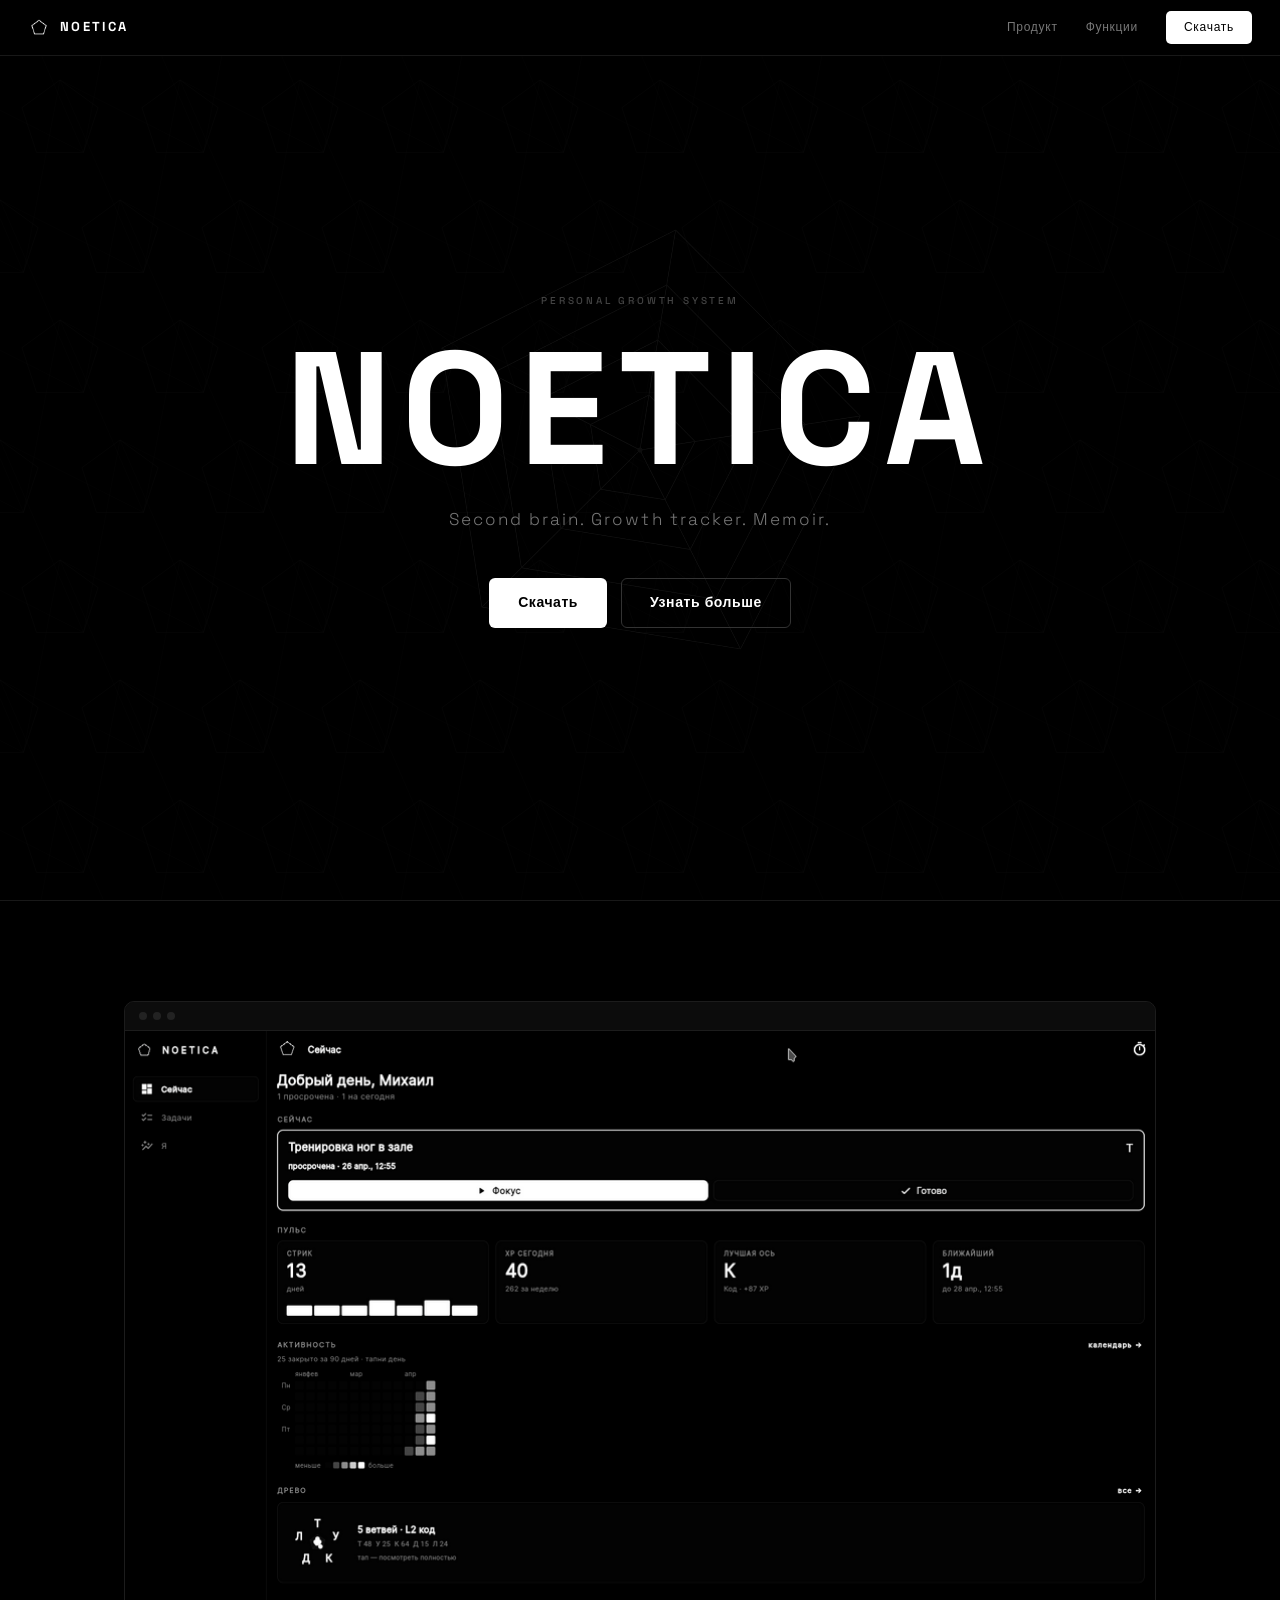
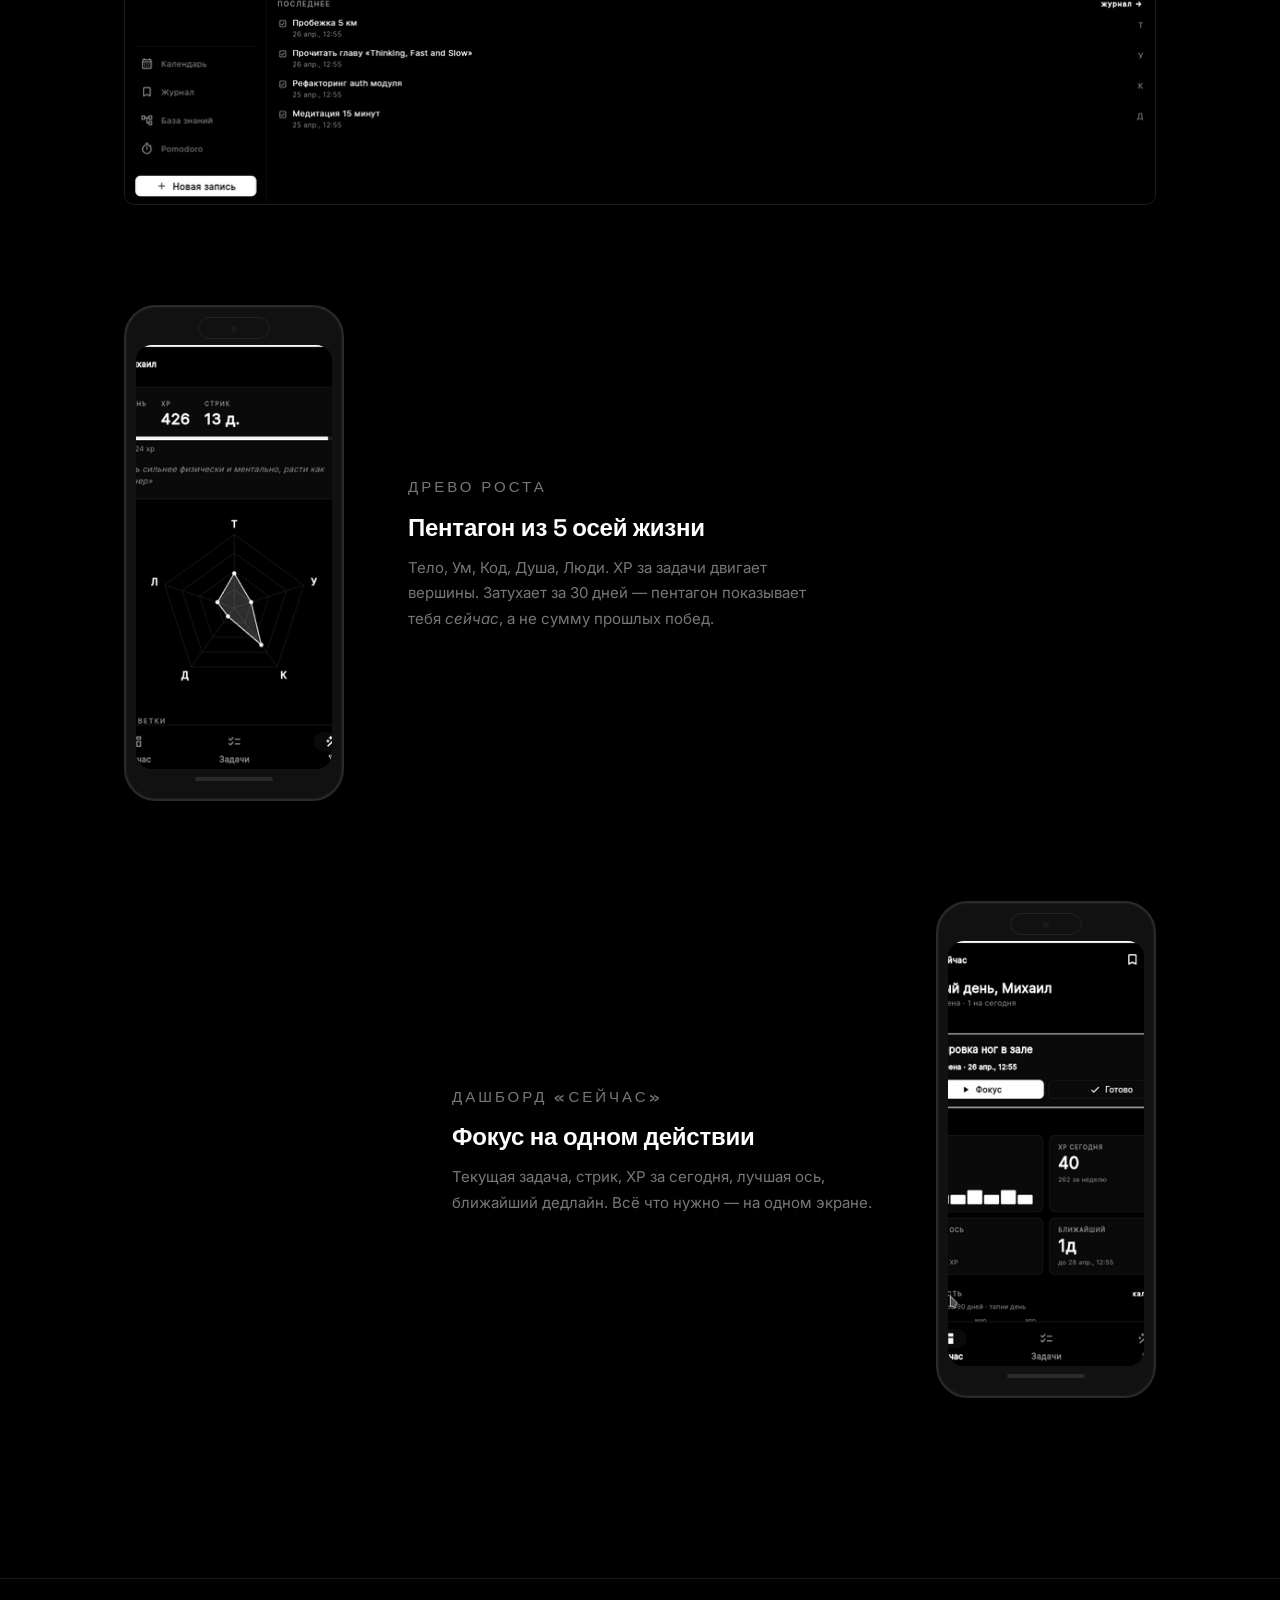
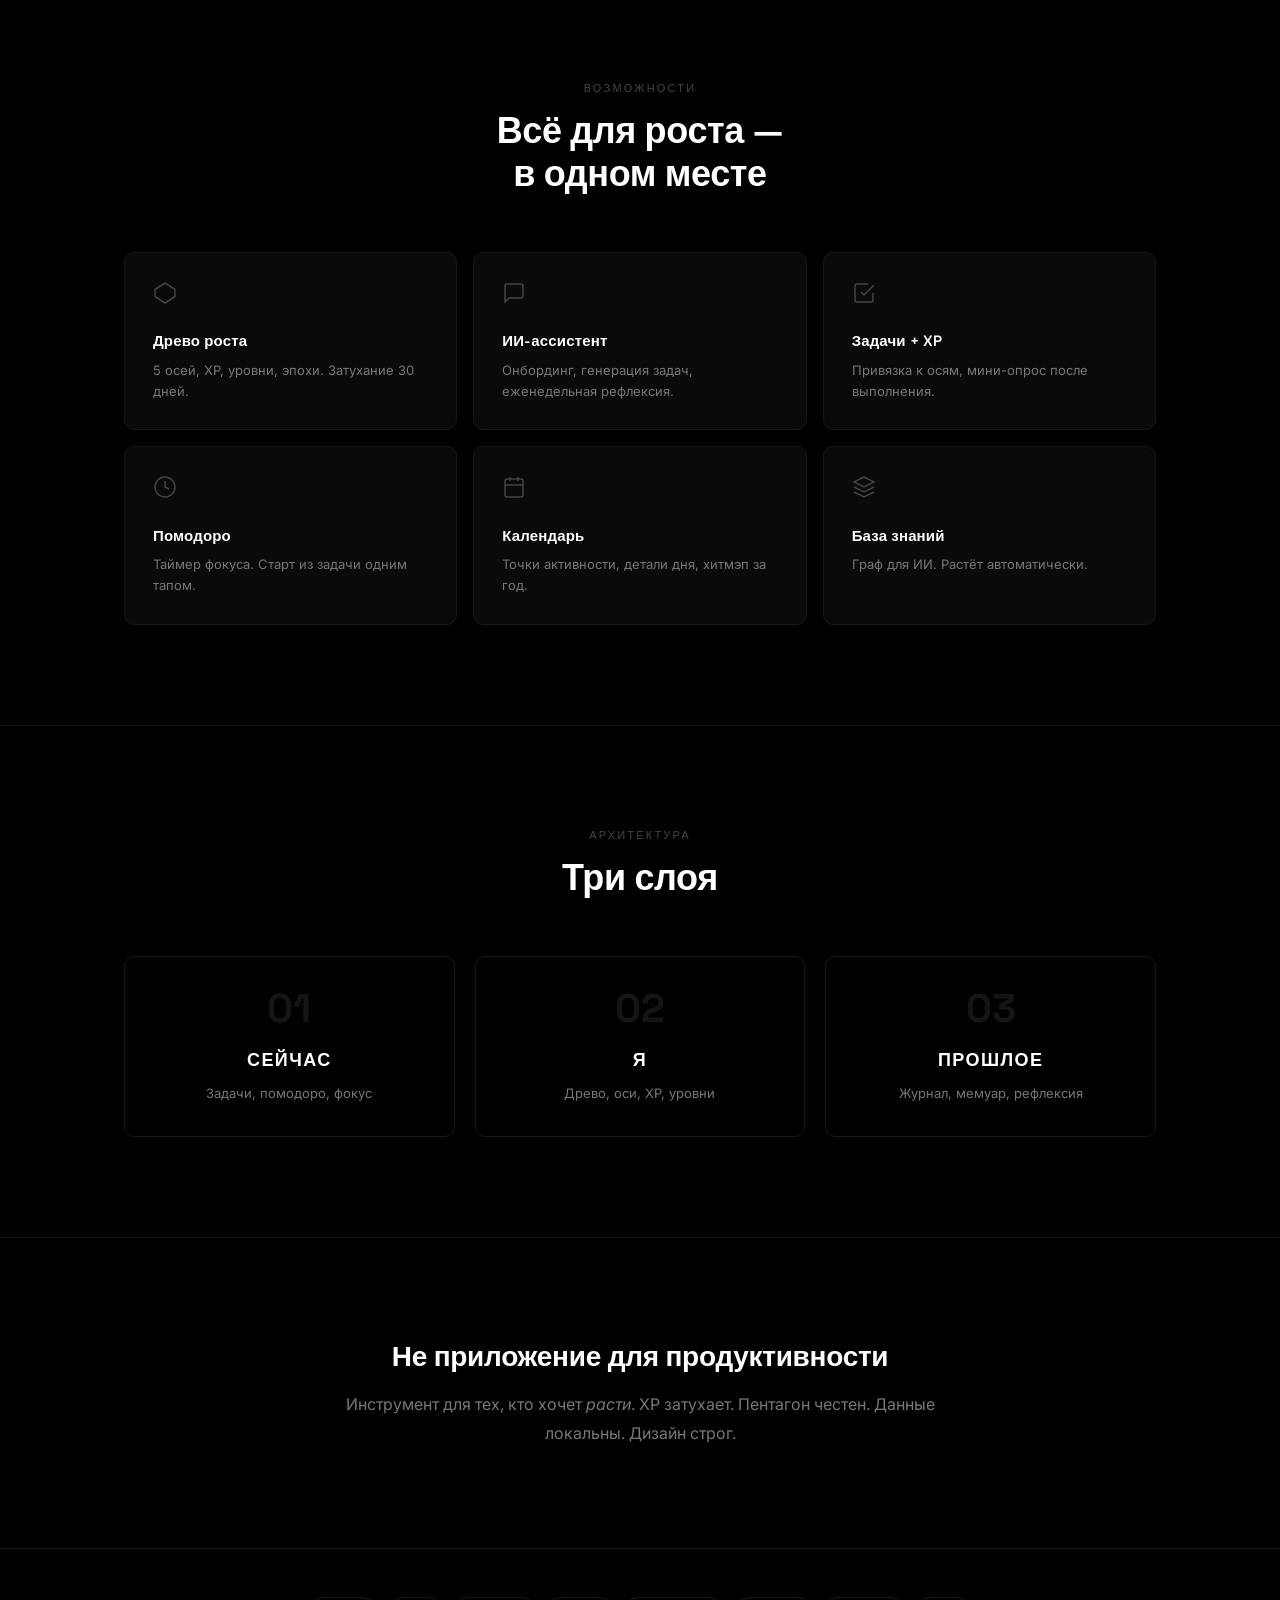
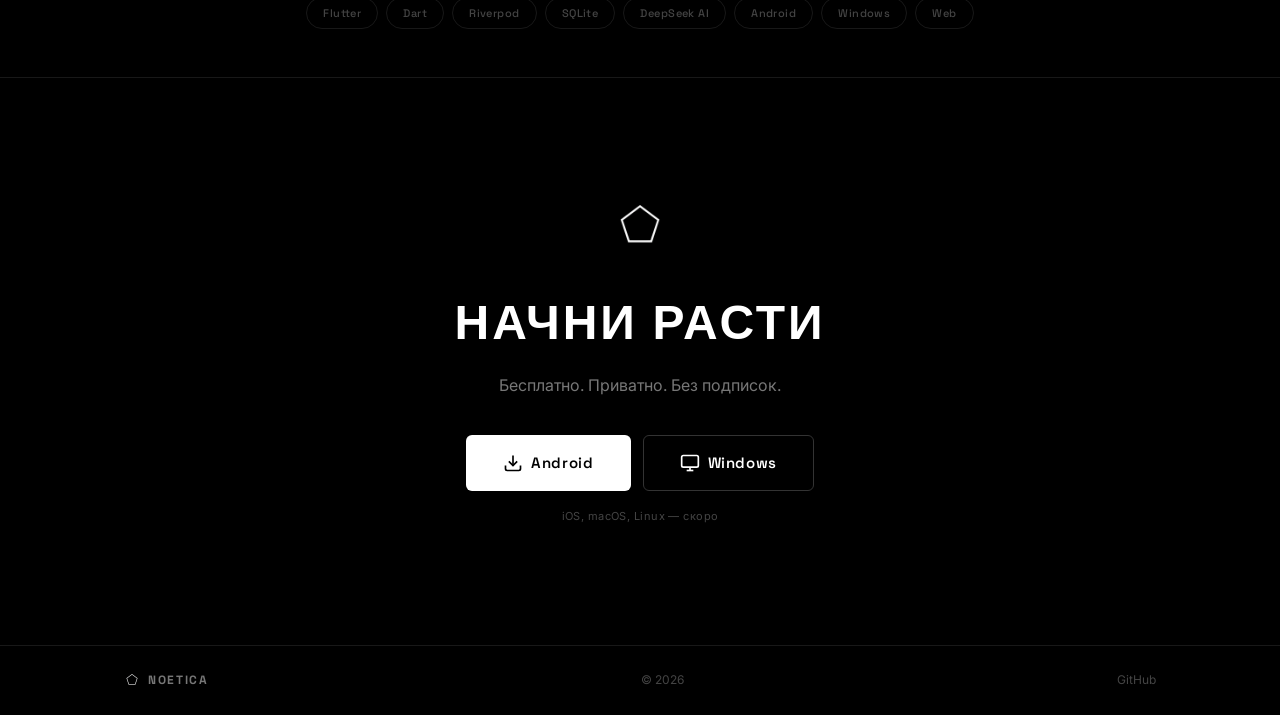
<file: landing/index.html>
<!DOCTYPE html>
<html lang="ru">
<head>
  <meta charset="UTF-8" />
  <meta name="viewport" content="width=device-width, initial-scale=1.0" />
  <title>NOETICA — second brain, growth tracker, memoir</title>
  <meta name="description" content="Noetica — единый инструмент для мышления, запоминания и роста. Трекер личного развития с ИИ, пентагоном осей и системой XP." />
  <link rel="preconnect" href="https://fonts.googleapis.com" />
  <link rel="preconnect" href="https://fonts.gstatic.com" crossorigin />
  <link href="https://fonts.googleapis.com/css2?family=Space+Grotesk:wght@300;400;500;600;700&family=Inter:wght@300;400;500;600&display=swap" rel="stylesheet" />
  <link rel="stylesheet" href="style.css" />
</head>
<body>

  <!-- PENTAGON NETWORK BACKGROUND -->
  <canvas class="pentagon-bg" id="pentagonBg"></canvas>

  <!-- NAV -->
  <nav class="nav">
    <a href="#" class="nav__brand">
      <img src="img/logo-icon.png" alt="Noetica" class="nav__logo" />
      <span>NOETICA</span>
    </a>
    <div class="nav__links" id="navLinks">
      <a href="#product">Продукт</a>
      <a href="#features">Функции</a>
      <a href="#download" class="nav__cta">Скачать</a>
    </div>
    <button class="nav__burger" id="burger" aria-label="Menu">
      <span></span><span></span>
    </button>
  </nav>

  <!-- HERO -->
  <header class="hero">
    <div class="hero__canvas-wrap">
      <canvas id="heroPentagon"></canvas>
    </div>
    <div class="hero__inner">
      <p class="hero__label">PERSONAL GROWTH SYSTEM</p>
      <h1 class="hero__title">NOETICA</h1>
      <p class="hero__sub">Second brain. Growth tracker. Memoir.</p>
      <div class="hero__cta">
        <a href="#download" class="btn btn--primary">Скачать</a>
        <a href="#product" class="btn btn--ghost">Узнать больше</a>
      </div>
    </div>
  </header>

  <!-- PRODUCT SHOWCASE -->
  <section class="product" id="product">
    <div class="container">
      <div class="product__hero-shot" data-anim>
        <div class="device device--desktop">
          <div class="device__bar"><span></span><span></span><span></span></div>
          <img src="img/desktop-dashboard.png" alt="Дашборд Noetica" />
        </div>
      </div>

      <div class="product__duo" data-anim>
        <div class="device device--phone">
          <div class="device__notch"></div>
          <div class="device__screen"><img src="img/mobile-self.png" alt="Древо роста" /></div>
          <div class="device__home-ind"></div>
        </div>
        <div class="product__text">
          <p class="label">ДРЕВО РОСТА</p>
          <h2>Пентагон из 5&nbsp;осей жизни</h2>
          <p>Тело, Ум, Код, Душа, Люди. XP за задачи двигает вершины. Затухает за 30 дней &mdash; пентагон показывает тебя <em>сейчас</em>, а не сумму прошлых побед.</p>
        </div>
      </div>

      <div class="product__duo product__duo--reverse" data-anim>
        <div class="device device--phone">
          <div class="device__notch"></div>
          <div class="device__screen"><img src="img/mobile-dashboard.png" alt="Мобильный дашборд" /></div>
          <div class="device__home-ind"></div>
        </div>
        <div class="product__text">
          <p class="label">ДАШБОРД &laquo;СЕЙЧАС&raquo;</p>
          <h2>Фокус на одном действии</h2>
          <p>Текущая задача, стрик, XP за сегодня, лучшая ось, ближайший дедлайн. Всё что нужно &mdash; на одном экране.</p>
        </div>
      </div>
    </div>
  </section>

  <!-- FEATURES -->
  <section class="features" id="features">
    <div class="container">
      <p class="label label--center">ВОЗМОЖНОСТИ</p>
      <h2 class="section-title">Всё для роста &mdash;<br>в&nbsp;одном месте</h2>

      <div class="features__grid">
        <div class="f-card" data-anim>
          <svg class="f-card__icon" width="24" height="24" viewBox="0 0 24 24" fill="none" stroke="currentColor" stroke-width="1.5"><polygon points="12,2 22,8.5 22,15.5 12,22 2,15.5 2,8.5"/></svg>
          <h3>Древо роста</h3>
          <p>5 осей, XP, уровни, эпохи. Затухание 30 дней.</p>
        </div>
        <div class="f-card" data-anim>
          <svg class="f-card__icon" width="24" height="24" viewBox="0 0 24 24" fill="none" stroke="currentColor" stroke-width="1.5"><path d="M21 15a2 2 0 0 1-2 2H7l-4 4V5a2 2 0 0 1 2-2h14a2 2 0 0 1 2 2z"/></svg>
          <h3>ИИ-ассистент</h3>
          <p>Онбординг, генерация задач, еженедельная рефлексия.</p>
        </div>
        <div class="f-card" data-anim>
          <svg class="f-card__icon" width="24" height="24" viewBox="0 0 24 24" fill="none" stroke="currentColor" stroke-width="1.5"><path d="M9 11l3 3L22 4"/><path d="M21 12v7a2 2 0 0 1-2 2H5a2 2 0 0 1-2-2V5a2 2 0 0 1 2-2h11"/></svg>
          <h3>Задачи + XP</h3>
          <p>Привязка к осям, мини-опрос после выполнения.</p>
        </div>
        <div class="f-card" data-anim>
          <svg class="f-card__icon" width="24" height="24" viewBox="0 0 24 24" fill="none" stroke="currentColor" stroke-width="1.5"><circle cx="12" cy="12" r="10"/><polyline points="12 6 12 12 16 14"/></svg>
          <h3>Помодоро</h3>
          <p>Таймер фокуса. Старт из задачи одним тапом.</p>
        </div>
        <div class="f-card" data-anim>
          <svg class="f-card__icon" width="24" height="24" viewBox="0 0 24 24" fill="none" stroke="currentColor" stroke-width="1.5"><rect x="3" y="4" width="18" height="18" rx="2"/><line x1="16" y1="2" x2="16" y2="6"/><line x1="8" y1="2" x2="8" y2="6"/><line x1="3" y1="10" x2="21" y2="10"/></svg>
          <h3>Календарь</h3>
          <p>Точки активности, детали дня, хитмэп за год.</p>
        </div>
        <div class="f-card" data-anim>
          <svg class="f-card__icon" width="24" height="24" viewBox="0 0 24 24" fill="none" stroke="currentColor" stroke-width="1.5"><path d="M12 2L2 7l10 5 10-5-10-5z"/><path d="M2 17l10 5 10-5"/><path d="M2 12l10 5 10-5"/></svg>
          <h3>База знаний</h3>
          <p>Граф для ИИ. Растёт автоматически.</p>
        </div>
      </div>
    </div>
  </section>

  <!-- LAYERS -->
  <section class="layers">
    <div class="container">
      <p class="label label--center">АРХИТЕКТУРА</p>
      <h2 class="section-title">Три слоя</h2>
      <div class="layers__row">
        <div class="layer" data-anim>
          <span class="layer__num">01</span>
          <h3>СЕЙЧАС</h3>
          <p>Задачи, помодоро, фокус</p>
        </div>
        <div class="layer" data-anim>
          <span class="layer__num">02</span>
          <h3>Я</h3>
          <p>Древо, оси, XP, уровни</p>
        </div>
        <div class="layer" data-anim>
          <span class="layer__num">03</span>
          <h3>ПРОШЛОЕ</h3>
          <p>Журнал, мемуар, рефлексия</p>
        </div>
      </div>
    </div>
  </section>

  <!-- PHILOSOPHY -->
  <section class="philosophy">
    <div class="container">
      <div class="philosophy__block" data-anim>
        <h2>Не приложение для продуктивности</h2>
        <p>Инструмент для тех, кто хочет <em>расти</em>. XP затухает. Пентагон честен. Данные локальны. Дизайн строг.</p>
      </div>
    </div>
  </section>

  <!-- STACK -->
  <section class="stack">
    <div class="container">
      <div class="stack__pills">
        <span>Flutter</span>
        <span>Dart</span>
        <span>Riverpod</span>
        <span>SQLite</span>
        <span>DeepSeek AI</span>
        <span>Android</span>
        <span>Windows</span>
        <span>Web</span>
      </div>
    </div>
  </section>

  <!-- CTA -->
  <section class="cta" id="download">
    <div class="container">
      <img src="img/logo-icon.png" alt="" class="cta__logo" />
      <h2 class="cta__title">НАЧНИ РАСТИ</h2>
      <p class="cta__sub">Бесплатно. Приватно. Без подписок.</p>
      <div class="cta__btns">
        <a href="#" class="btn btn--primary btn--lg">
          <svg width="20" height="20" viewBox="0 0 24 24" fill="none" stroke="currentColor" stroke-width="2"><path d="M21 15v4a2 2 0 0 1-2 2H5a2 2 0 0 1-2-2v-4"/><polyline points="7 10 12 15 17 10"/><line x1="12" y1="15" x2="12" y2="3"/></svg>
          Android
        </a>
        <a href="#" class="btn btn--ghost btn--lg">
          <svg width="20" height="20" viewBox="0 0 24 24" fill="none" stroke="currentColor" stroke-width="2"><rect x="2" y="3" width="20" height="14" rx="2"/><line x1="8" y1="21" x2="16" y2="21"/><line x1="12" y1="17" x2="12" y2="21"/></svg>
          Windows
        </a>
      </div>
      <p class="cta__note">iOS, macOS, Linux &mdash; скоро</p>
    </div>
  </section>

  <!-- FOOTER -->
  <footer class="footer">
    <div class="container footer__inner">
      <span class="footer__brand">
        <img src="img/logo-icon.png" alt="" class="footer__logo" />
        NOETICA
      </span>
      <span class="footer__copy">&copy; 2026</span>
      <a href="https://github.com/gamegroyvi/noetica" target="_blank" rel="noopener">GitHub</a>
    </div>
  </footer>

  <script src="script.js"></script>
</body>
</html>
</file>
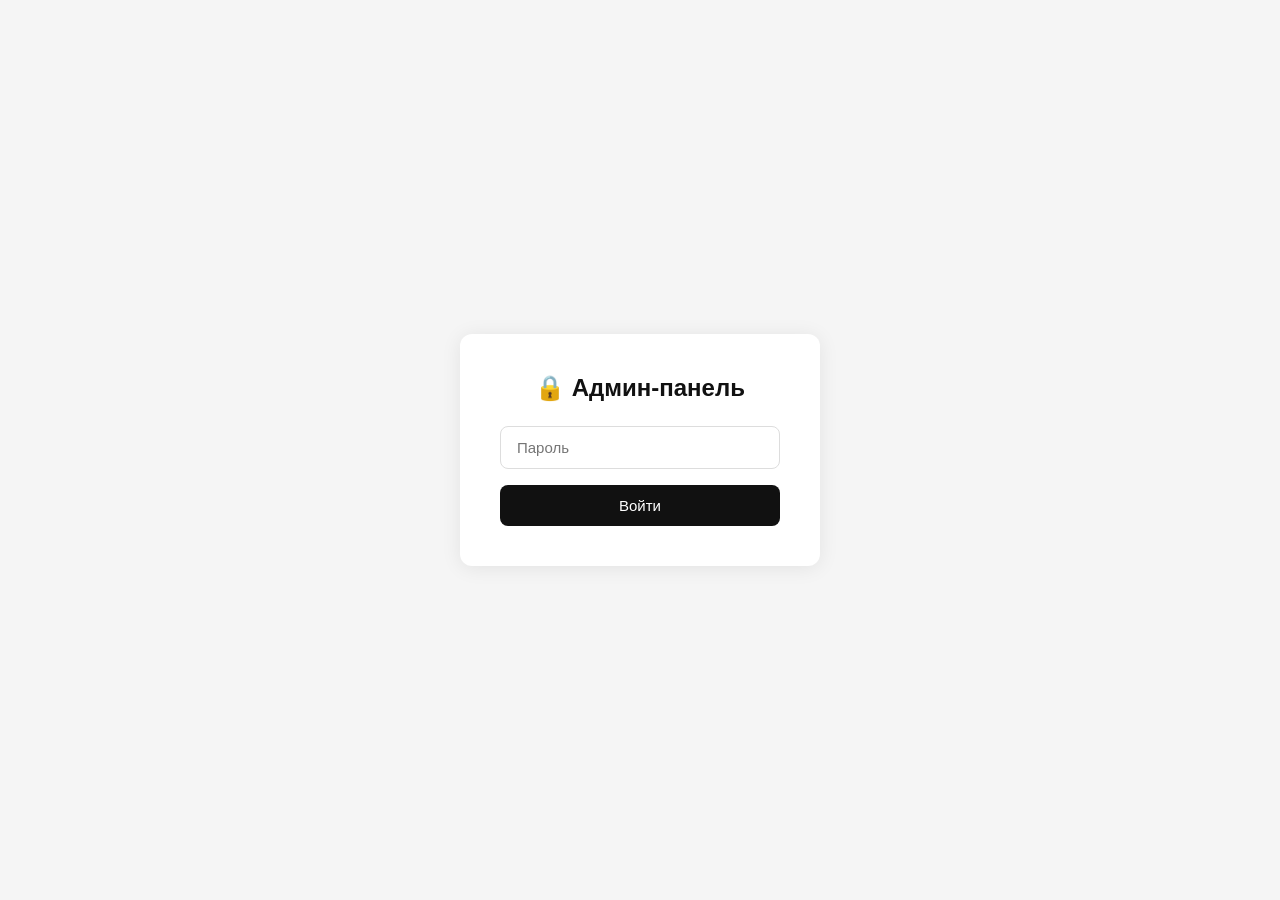
<file: portfolio/admin/index.html>
<!DOCTYPE html>
<html lang="ru">
<head>
  <meta charset="UTF-8" />
  <meta name="viewport" content="width=device-width, initial-scale=1.0" />
  <title>Админ-панель — Портфолио</title>
  <style>
    *, *::before, *::after { box-sizing: border-box; margin: 0; padding: 0; }
    body { font-family: -apple-system, BlinkMacSystemFont, 'Segoe UI', sans-serif; background: #f5f5f5; color: #111; min-height: 100vh; }

    /* Login */
    .login-wrap { display: flex; align-items: center; justify-content: center; min-height: 100vh; }
    .login-card { background: #fff; padding: 40px; border-radius: 12px; box-shadow: 0 2px 20px rgba(0,0,0,.08); width: 360px; }
    .login-card h1 { font-size: 24px; margin-bottom: 24px; text-align: center; }
    .login-card input { width: 100%; padding: 12px 16px; border: 1px solid #ddd; border-radius: 8px; font-size: 15px; margin-bottom: 16px; }
    .login-card button { width: 100%; padding: 12px; background: #111; color: #fff; border: none; border-radius: 8px; font-size: 15px; cursor: pointer; }
    .login-card button:hover { background: #333; }
    .login-error { color: #e53e3e; font-size: 14px; margin-bottom: 12px; display: none; }

    /* Layout */
    .app { display: none; }
    .header { background: #111; color: #fff; padding: 16px 32px; display: flex; align-items: center; justify-content: space-between; }
    .header h1 { font-size: 18px; font-weight: 600; }
    .header .logout { background: none; border: 1px solid rgba(255,255,255,.3); color: #fff; padding: 8px 16px; border-radius: 6px; cursor: pointer; font-size: 13px; }

    .tabs { display: flex; gap: 0; background: #fff; border-bottom: 1px solid #e5e5e5; }
    .tab { padding: 16px 24px; cursor: pointer; font-size: 14px; font-weight: 500; border-bottom: 2px solid transparent; color: #666; transition: all .2s; }
    .tab:hover { color: #111; }
    .tab.active { color: #111; border-bottom-color: #111; }

    .content { max-width: 1000px; margin: 24px auto; padding: 0 24px; }

    .section { display: none; }
    .section.active { display: block; }

    /* Cards */
    .add-btn { background: #111; color: #fff; border: none; padding: 10px 20px; border-radius: 8px; cursor: pointer; font-size: 14px; margin-bottom: 20px; }
    .add-btn:hover { background: #333; }

    .card { background: #fff; border-radius: 10px; padding: 20px; margin-bottom: 16px; border: 1px solid #e5e5e5; }
    .card-header { display: flex; align-items: center; justify-content: space-between; margin-bottom: 12px; }
    .card-title { font-size: 16px; font-weight: 600; }
    .card-actions { display: flex; gap: 8px; }
    .card-actions button { padding: 6px 14px; border-radius: 6px; border: 1px solid #ddd; background: #fff; cursor: pointer; font-size: 13px; }
    .card-actions .edit-btn:hover { background: #f0f0f0; }
    .card-actions .del-btn { color: #e53e3e; border-color: #fecaca; }
    .card-actions .del-btn:hover { background: #fef2f2; }
    .card-actions .vis-btn { font-size: 12px; }

    .card-body p { font-size: 14px; color: #555; margin-bottom: 4px; }
    .card-meta { font-size: 12px; color: #999; margin-top: 8px; }
    .card-tags { display: flex; gap: 6px; flex-wrap: wrap; margin-top: 8px; }
    .card-tag { font-size: 11px; padding: 3px 8px; background: #f2f2f2; border-radius: 4px; color: #555; }

    .card-img { width: 120px; height: 80px; object-fit: cover; border-radius: 6px; margin-right: 16px; }

    .card.hidden-card { opacity: 0.5; }

    /* Modal */
    .modal-overlay { display: none; position: fixed; inset: 0; background: rgba(0,0,0,.4); z-index: 100; align-items: center; justify-content: center; }
    .modal-overlay.show { display: flex; }
    .modal { background: #fff; border-radius: 12px; padding: 32px; width: 520px; max-width: 90vw; max-height: 85vh; overflow-y: auto; }
    .modal h2 { font-size: 20px; margin-bottom: 20px; }
    .form-group { margin-bottom: 16px; }
    .form-group label { display: block; font-size: 13px; font-weight: 500; margin-bottom: 6px; color: #333; }
    .form-group input, .form-group textarea, .form-group select { width: 100%; padding: 10px 14px; border: 1px solid #ddd; border-radius: 8px; font-size: 14px; font-family: inherit; }
    .form-group textarea { min-height: 80px; resize: vertical; }
    .modal-actions { display: flex; gap: 12px; justify-content: flex-end; margin-top: 24px; }
    .modal-actions button { padding: 10px 24px; border-radius: 8px; font-size: 14px; cursor: pointer; border: none; }
    .btn-cancel { background: #f2f2f2; color: #333; }
    .btn-save { background: #111; color: #fff; }
    .btn-save:hover { background: #333; }

    /* Portfolio grid preview */
    .portfolio-preview { display: grid; grid-template-columns: repeat(auto-fill, minmax(200px, 1fr)); gap: 16px; }
    .portfolio-card { position: relative; border-radius: 8px; overflow: hidden; border: 1px solid #e5e5e5; }
    .portfolio-card img { width: 100%; height: 150px; object-fit: cover; }
    .portfolio-card .portfolio-info { padding: 10px; }
    .portfolio-card .portfolio-info h4 { font-size: 13px; margin-bottom: 4px; }
    .portfolio-card .portfolio-actions { position: absolute; top: 8px; right: 8px; display: flex; gap: 4px; }
    .portfolio-card .portfolio-actions button { width: 28px; height: 28px; border-radius: 50%; border: none; background: rgba(255,255,255,.9); cursor: pointer; font-size: 12px; display: flex; align-items: center; justify-content: center; }
  </style>
</head>
<body>

<!-- LOGIN SCREEN -->
<div class="login-wrap" id="loginScreen">
  <div class="login-card">
    <h1>🔒 Админ-панель</h1>
    <p class="login-error" id="loginError">Неверный пароль</p>
    <input type="password" id="loginPassword" placeholder="Пароль" />
    <button onclick="doLogin()">Войти</button>
  </div>
</div>

<!-- MAIN APP -->
<div class="app" id="appScreen">
  <div class="header">
    <h1>📋 Управление портфолио</h1>
    <button class="logout" onclick="doLogout()">Выйти</button>
  </div>

  <div class="tabs">
    <div class="tab active" onclick="switchTab('reviews')">Отзывы</div>
    <div class="tab" onclick="switchTab('portfolio')">Портфолио</div>
    <div class="tab" onclick="switchTab('projects')">Проекты</div>
  </div>

  <div class="content">
    <!-- REVIEWS -->
    <div class="section active" id="sec-reviews">
      <button class="add-btn" onclick="openModal('review')">+ Добавить отзыв</button>
      <div id="reviewsList"></div>
    </div>

    <!-- PORTFOLIO -->
    <div class="section" id="sec-portfolio">
      <button class="add-btn" onclick="openModal('portfolio')">+ Добавить работу</button>
      <div class="portfolio-preview" id="portfolioList"></div>
    </div>

    <!-- PROJECTS -->
    <div class="section" id="sec-projects">
      <button class="add-btn" onclick="openModal('project')">+ Добавить проект</button>
      <div id="projectsList"></div>
    </div>
  </div>
</div>

<!-- MODAL -->
<div class="modal-overlay" id="modal">
  <div class="modal">
    <h2 id="modalTitle">Добавить</h2>
    <form id="modalForm" onsubmit="saveItem(event)"></form>
  </div>
</div>

<script>
const API = window.location.origin;
let token = localStorage.getItem('admin_token') || '';
let editingId = null;
let editingType = '';

// Check existing token
if (token) {
  fetch(API + '/api/admin/reviews', { headers: { Authorization: 'Bearer ' + token } })
    .then(r => { if (r.ok) showApp(); else showLogin(); })
    .catch(() => showLogin());
} else {
  showLogin();
}

function showLogin() { document.getElementById('loginScreen').style.display = 'flex'; document.getElementById('appScreen').style.display = 'none'; }
function showApp() { document.getElementById('loginScreen').style.display = 'none'; document.getElementById('appScreen').style.display = 'block'; loadAll(); }

function doLogin() {
  const pw = document.getElementById('loginPassword').value;
  fetch(API + '/api/login', { method: 'POST', headers: { 'Content-Type': 'application/json' }, body: JSON.stringify({ password: pw }) })
    .then(r => r.json().then(d => ({ ok: r.ok, data: d })))
    .then(({ ok, data }) => {
      if (ok) { token = data.token; localStorage.setItem('admin_token', token); showApp(); }
      else { document.getElementById('loginError').style.display = 'block'; }
    });
}

function doLogout() { token = ''; localStorage.removeItem('admin_token'); showLogin(); }

function authHeaders() { return { Authorization: 'Bearer ' + token, 'Content-Type': 'application/json' }; }

// TAB SWITCHING
function switchTab(name) {
  document.querySelectorAll('.tab').forEach((t, i) => t.classList.toggle('active', ['reviews','portfolio','projects'][i] === name));
  document.querySelectorAll('.section').forEach(s => s.classList.remove('active'));
  document.getElementById('sec-' + name).classList.add('active');
}

// LOAD DATA
function loadAll() { loadReviews(); loadPortfolio(); loadProjects(); }

function loadReviews() {
  fetch(API + '/api/admin/reviews', { headers: authHeaders() }).then(r => r.json()).then(data => {
    const el = document.getElementById('reviewsList');
    el.innerHTML = data.map(r => `
      <div class="card ${r.visible ? '' : 'hidden-card'}">
        <div class="card-header">
          <span class="card-title">${esc(r.author)}</span>
          <div class="card-actions">
            <button class="vis-btn" onclick="toggleVis('reviews',${r.id},${r.visible ? 0 : 1})">${r.visible ? '👁 Видим' : '🚫 Скрыт'}</button>
            <button class="edit-btn" onclick="editItem('review',${r.id})">✏️</button>
            <button class="del-btn" onclick="deleteItem('reviews',${r.id})">🗑</button>
          </div>
        </div>
        <div class="card-body">
          <p>"${esc(r.text)}"</p>
        </div>
        <div class="card-meta">${esc(r.order_title)} · ${r.date}</div>
      </div>
    `).join('');
  });
}

function loadPortfolio() {
  fetch(API + '/api/admin/portfolio', { headers: authHeaders() }).then(r => r.json()).then(data => {
    const el = document.getElementById('portfolioList');
    el.innerHTML = data.map(p => `
      <div class="portfolio-card ${p.visible ? '' : 'hidden-card'}">
        <img src="${esc(p.image_url)}" alt="${esc(p.title)}" onerror="this.src='data:image/svg+xml,<svg xmlns=%22http://www.w3.org/2000/svg%22 viewBox=%220 0 200 150%22><rect fill=%22%23f0f0f0%22 width=%22200%22 height=%22150%22/><text x=%2250%25%22 y=%2250%25%22 text-anchor=%22middle%22 dy=%22.3em%22 fill=%22%23999%22>No img</text></svg>'" />
        <div class="portfolio-info">
          <h4>${esc(p.title)}</h4>
        </div>
        <div class="portfolio-actions">
          <button onclick="editItem('portfolio',${p.id})" title="Редактировать">✏️</button>
          <button onclick="deleteItem('portfolio',${p.id})" title="Удалить">🗑</button>
        </div>
      </div>
    `).join('');
  });
}

function loadProjects() {
  fetch(API + '/api/admin/projects', { headers: authHeaders() }).then(r => r.json()).then(data => {
    const el = document.getElementById('projectsList');
    el.innerHTML = data.map(p => `
      <div class="card ${p.visible ? '' : 'hidden-card'}">
        <div class="card-header">
          <span class="card-title">${esc(p.title)}</span>
          <div class="card-actions">
            <button class="vis-btn" onclick="toggleVis('projects',${p.id},${p.visible ? 0 : 1})">${p.visible ? '👁' : '🚫'}</button>
            <button class="edit-btn" onclick="editItem('project',${p.id})">✏️</button>
            <button class="del-btn" onclick="deleteItem('projects',${p.id})">🗑</button>
          </div>
        </div>
        <div class="card-body">
          <p><strong>${esc(p.subtitle)}</strong></p>
          <p>${esc(p.description)}</p>
          ${p.link ? '<p><a href="'+esc(p.link)+'" target="_blank">'+esc(p.link)+'</a></p>' : ''}
        </div>
        <div class="card-tags">${(p.tags||[]).map(t => '<span class="card-tag">'+esc(t)+'</span>').join('')}</div>
      </div>
    `).join('');
  });
}

// MODAL
function openModal(type, data) {
  editingType = type;
  editingId = data ? data.id : null;
  const m = document.getElementById('modal');
  const title = document.getElementById('modalTitle');
  const form = document.getElementById('modalForm');

  title.textContent = (editingId ? 'Редактировать' : 'Добавить') + ' ' + { review: 'отзыв', portfolio: 'работу', project: 'проект' }[type];

  if (type === 'review') {
    form.innerHTML = `
      <div class="form-group"><label>Автор</label><input name="author" value="${esc(data?.author||'')}" required /></div>
      <div class="form-group"><label>Текст отзыва</label><textarea name="text" required>${esc(data?.text||'')}</textarea></div>
      <div class="form-group"><label>Заказ</label><input name="order_title" value="${esc(data?.order_title||'')}" /></div>
      <div class="form-group"><label>Дата</label><input name="date" type="date" value="${data?.date||''}" /></div>
      <div class="form-group"><label>Порядок</label><input name="sort_order" type="number" value="${data?.sort_order||0}" /></div>
      <div class="modal-actions"><button type="button" class="btn-cancel" onclick="closeModal()">Отмена</button><button type="submit" class="btn-save">Сохранить</button></div>
    `;
  } else if (type === 'portfolio') {
    form.innerHTML = `
      <div class="form-group"><label>Название</label><input name="title" value="${esc(data?.title||'')}" required /></div>
      <div class="form-group"><label>Описание</label><textarea name="description">${esc(data?.description||'')}</textarea></div>
      <div class="form-group"><label>URL изображения</label><input name="image_url" value="${esc(data?.image_url||'')}" /></div>
      <div class="form-group"><label>Ссылка</label><input name="link" value="${esc(data?.link||'')}" /></div>
      <div class="form-group"><label>Теги (JSON)</label><input name="tags" value='${esc(data?.tags||"[]")}' /></div>
      <div class="form-group"><label>Порядок</label><input name="sort_order" type="number" value="${data?.sort_order||0}" /></div>
      <div class="modal-actions"><button type="button" class="btn-cancel" onclick="closeModal()">Отмена</button><button type="submit" class="btn-save">Сохранить</button></div>
    `;
  } else if (type === 'project') {
    const tags = data?.tags ? (Array.isArray(data.tags) ? JSON.stringify(data.tags) : data.tags) : '[]';
    form.innerHTML = `
      <div class="form-group"><label>Название</label><input name="title" value="${esc(data?.title||'')}" required /></div>
      <div class="form-group"><label>Подзаголовок</label><input name="subtitle" value="${esc(data?.subtitle||'')}" /></div>
      <div class="form-group"><label>Описание</label><textarea name="description">${esc(data?.description||'')}</textarea></div>
      <div class="form-group"><label>Теги (JSON)</label><input name="tags" value='${esc(tags)}' /></div>
      <div class="form-group"><label>Ссылка</label><input name="link" value="${esc(data?.link||'')}" /></div>
      <div class="form-group"><label>Иконка</label><input name="icon" value="${esc(data?.icon||'code')}" /></div>
      <div class="form-group"><label>Порядок</label><input name="sort_order" type="number" value="${data?.sort_order||0}" /></div>
      <div class="modal-actions"><button type="button" class="btn-cancel" onclick="closeModal()">Отмена</button><button type="submit" class="btn-save">Сохранить</button></div>
    `;
  }
  m.classList.add('show');
}

function closeModal() { document.getElementById('modal').classList.remove('show'); }

function saveItem(e) {
  e.preventDefault();
  const form = document.getElementById('modalForm');
  const fd = new FormData(form);
  const body = {};
  for (const [k, v] of fd.entries()) body[k] = v;
  if (body.sort_order) body.sort_order = parseInt(body.sort_order);
  if (body.rating) body.rating = parseInt(body.rating);
  if (body.visible !== undefined) body.visible = parseInt(body.visible);

  const typeMap = { review: 'reviews', portfolio: 'portfolio', project: 'projects' };
  const endpoint = typeMap[editingType];
  const url = editingId ? `${API}/api/admin/${endpoint}/${editingId}` : `${API}/api/admin/${endpoint}`;
  const method = editingId ? 'PUT' : 'POST';

  fetch(url, { method, headers: authHeaders(), body: JSON.stringify(body) })
    .then(r => { if (r.ok) { closeModal(); loadAll(); } else { alert('Ошибка сохранения'); } });
}

function editItem(type, id) {
  const typeMap = { review: 'reviews', portfolio: 'portfolio', project: 'projects' };
  fetch(`${API}/api/admin/${typeMap[type]}`, { headers: authHeaders() })
    .then(r => r.json())
    .then(data => {
      const item = data.find(d => d.id === id);
      if (item) openModal(type, item);
    });
}

function deleteItem(type, id) {
  if (!confirm('Удалить?')) return;
  fetch(`${API}/api/admin/${type}/${id}`, { method: 'DELETE', headers: authHeaders() })
    .then(() => loadAll());
}

function toggleVis(type, id, vis) {
  fetch(`${API}/api/admin/${type}`, { headers: authHeaders() })
    .then(r => r.json())
    .then(data => {
      const item = data.find(d => d.id === id);
      if (!item) return;
      item.visible = vis;
      if (item.tags && Array.isArray(item.tags)) item.tags = JSON.stringify(item.tags);
      return fetch(`${API}/api/admin/${type}/${id}`, { method: 'PUT', headers: authHeaders(), body: JSON.stringify(item) });
    })
    .then(() => loadAll());
}

function esc(s) { if (!s) return ''; return String(s).replace(/&/g,'&amp;').replace(/</g,'&lt;').replace(/>/g,'&gt;').replace(/"/g,'&quot;'); }

// Close modal on overlay click
document.getElementById('modal').addEventListener('click', function(e) { if (e.target === this) closeModal(); });
</script>
</body>
</html>
</file>
<file: landing/style.css>
/* ═══════════════════════════════════════
   NOETICA Landing — v3 · clean, angular
   ═══════════════════════════════════════ */

:root {
  --bg:     #000;
  --card:   #0a0a0a;
  --fg:     #fff;
  --muted:  #777;
  --dim:    #444;
  --line:   #181818;
  --r:      10px;
  --display: 'Space Grotesk', sans-serif;
  --body:    'Inter', sans-serif;
}

*, *::before, *::after { box-sizing: border-box; margin: 0; padding: 0; }

html {
  scroll-behavior: smooth;
  -webkit-font-smoothing: antialiased;
}

body {
  font-family: var(--body);
  font-weight: 400;
  font-size: 15px;
  background: var(--bg);
  color: var(--fg);
  line-height: 1.7;
  overflow-x: hidden;
}

/* ── pentagon network background ── */
.pentagon-bg {
  position: fixed; inset: 0; z-index: -1;
  pointer-events: none;
  opacity: 0.035;
}

a { color: inherit; text-decoration: none; }
em { font-style: italic; }
img { display: block; max-width: 100%; }

.container { max-width: 1080px; margin: 0 auto; padding: 0 24px; }

/* ── shared labels ── */
.label {
  font-family: var(--display);
  font-size: 0.6875rem;
  font-weight: 500;
  letter-spacing: 0.2em;
  color: var(--dim);
  margin-bottom: 12px;
}
.label--center { text-align: center; }

.section-title {
  font-family: var(--display);
  font-size: clamp(1.5rem, 3.5vw, 2.25rem);
  font-weight: 600;
  letter-spacing: -0.01em;
  line-height: 1.2;
  text-align: center;
  margin-bottom: 56px;
}

/* ── buttons ── */
.btn {
  display: inline-flex;
  align-items: center;
  gap: 8px;
  font-family: var(--display);
  font-size: 0.875rem;
  font-weight: 600;
  letter-spacing: 0.04em;
  padding: 12px 28px;
  border-radius: 6px;
  border: 1px solid transparent;
  cursor: pointer;
  transition: all .2s;
}
.btn--primary { background: #fff; color: #000; }
.btn--primary:hover { background: #ddd; }
.btn--ghost  { background: transparent; color: #fff; border-color: #333; }
.btn--ghost:hover { border-color: #666; }
.btn--lg { padding: 14px 36px; font-size: 0.9375rem; }

/* ═══════════ NAV ═══════════ */
.nav {
  position: fixed; top: 0; left: 0; right: 0; z-index: 100;
  display: flex; align-items: center; justify-content: space-between;
  height: 56px; padding: 0 28px;
  background: rgba(0,0,0,.8);
  backdrop-filter: blur(24px);
  -webkit-backdrop-filter: blur(24px);
  border-bottom: 1px solid var(--line);
}

.nav__brand {
  display: flex; align-items: center; gap: 10px;
  font-family: var(--display);
  font-size: 0.8125rem; font-weight: 700;
  letter-spacing: 0.18em;
}
.nav__logo { width: 22px; height: 22px; border-radius: 5px; }

.nav__links {
  display: flex; align-items: center; gap: 28px;
}
.nav__links a {
  font-family: var(--display);
  font-size: 0.75rem; font-weight: 500;
  letter-spacing: 0.06em;
  color: var(--muted);
  transition: color .2s;
}
.nav__links a:hover { color: #fff; }
.nav__cta {
  background: #fff !important; color: #000 !important;
  padding: 6px 18px; border-radius: 5px;
}
.nav__cta:hover { background: #ddd !important; }

.nav__burger {
  display: none; background: none; border: none; cursor: pointer;
  flex-direction: column; gap: 5px; padding: 4px;
}
.nav__burger span { width: 20px; height: 1.5px; background: #fff; }

@media (max-width: 640px) {
  .nav__links { display: none; }
  .nav__links.open {
    display: flex; flex-direction: column;
    position: fixed; top: 56px; left: 0; right: 0;
    background: rgba(0,0,0,.96); backdrop-filter: blur(20px);
    padding: 24px; gap: 18px;
    border-bottom: 1px solid var(--line);
  }
  .nav__burger { display: flex; }
}

/* ═══════════ HERO ═══════════ */
.hero {
  position: relative;
  display: flex; align-items: center; justify-content: center;
  min-height: 100vh; text-align: center;
  padding: 100px 24px 80px;
  overflow: hidden;
}

.hero__canvas-wrap {
  position: absolute; inset: 0;
  display: flex; align-items: center; justify-content: center;
  pointer-events: none;
}
.hero__canvas-wrap canvas {
  width: 600px; height: 600px; opacity: 0.05;
}

.hero__inner { position: relative; z-index: 2; }

.hero__label {
  font-family: var(--display);
  font-size: 0.625rem;
  font-weight: 500;
  letter-spacing: 0.28em;
  color: var(--dim);
  margin-bottom: 28px;
}

.hero__title {
  font-family: var(--display);
  font-size: clamp(4.5rem, 15vw, 10rem);
  font-weight: 700;
  letter-spacing: 0.06em;
  line-height: 0.9;
  margin-bottom: 24px;
}

.hero__sub {
  font-family: var(--display);
  font-size: clamp(0.875rem, 2vw, 1.0625rem);
  font-weight: 300;
  letter-spacing: 0.12em;
  color: var(--muted);
  margin-bottom: 44px;
}

.hero__cta { display: flex; gap: 14px; justify-content: center; flex-wrap: wrap; }

/* ═══════════ PRODUCT ═══════════ */
.product {
  padding: 100px 0 80px;
  border-top: 1px solid var(--line);
}

.product__hero-shot {
  margin-bottom: 100px;
}

/* Device frames */
.device { position: relative; overflow: hidden; }

.device--desktop {
  background: #0c0c0c;
  border: 1px solid #1c1c1c;
  border-radius: var(--r);
  overflow: hidden;
}
.device__bar {
  display: flex; gap: 6px; padding: 10px 14px;
  background: #0c0c0c;
  border-bottom: 1px solid #1c1c1c;
}
.device__bar span {
  width: 8px; height: 8px; border-radius: 50%; background: #222;
}
.device--desktop img { width: 100%; }

/* Phone device — proper iPhone proportions */
.device--phone {
  width: 220px;
  background: #111;
  border: 2px solid #2a2a2a;
  border-radius: 32px;
  padding: 14px 10px 18px;
  position: relative;
  flex-shrink: 0;
  box-shadow: 0 32px 80px rgba(0,0,0,.6), inset 0 0 0 1px rgba(255,255,255,.04);
}

.device__notch {
  width: 72px; height: 22px;
  background: #111;
  border: 1px solid #222;
  border-radius: 12px;
  margin: -4px auto 6px;
  position: relative;
}
.device__notch::after {
  content: '';
  position: absolute;
  top: 8px; left: 50%; transform: translateX(-50%);
  width: 6px; height: 6px;
  border-radius: 50%;
  background: #1a1a1a;
}

.device--phone .device__screen {
  width: 100%;
  aspect-ratio: 9 / 19.5;
  border-radius: 16px;
  overflow: hidden;
  background: #000;
  position: relative;
}

.device--phone .device__screen img {
  width: 100%; height: 100%;
  object-fit: cover;
  object-position: top;
}

.device__home-ind {
  width: 40%; height: 4px;
  background: #2a2a2a;
  border-radius: 2px;
  margin: 8px auto 0;
}

/* Duo layout: phone + text side by side */
.product__duo {
  display: flex;
  align-items: center;
  gap: 64px;
  margin-bottom: 100px;
}

.product__duo--reverse { flex-direction: row-reverse; }

.product__text { max-width: 420px; }
.product__text h2 {
  font-family: var(--display);
  font-size: 1.5rem;
  font-weight: 600;
  letter-spacing: -0.01em;
  margin-bottom: 12px;
  line-height: 1.3;
}
.product__text p {
  font-size: 0.9375rem;
  color: var(--muted);
  line-height: 1.7;
}

@media (max-width: 700px) {
  .product__duo,
  .product__duo--reverse {
    flex-direction: column;
    text-align: center;
    gap: 32px;
  }
  .device--phone { width: 180px; }
}

/* ═══════════ FEATURES ═══════════ */
.features {
  padding: 100px 0;
  border-top: 1px solid var(--line);
}

.features__grid {
  display: grid;
  grid-template-columns: repeat(3, 1fr);
  gap: 16px;
}

.f-card {
  padding: 28px;
  background: var(--card);
  border: 1px solid var(--line);
  border-radius: var(--r);
  transition: border-color .3s;
}
.f-card:hover { border-color: #2a2a2a; }

.f-card__icon {
  color: var(--dim);
  margin-bottom: 16px;
}

.f-card h3 {
  font-family: var(--display);
  font-size: 0.9375rem;
  font-weight: 600;
  letter-spacing: 0.01em;
  margin-bottom: 6px;
}

.f-card p {
  font-size: 0.8125rem;
  color: var(--muted);
  line-height: 1.6;
}

@media (max-width: 768px) { .features__grid { grid-template-columns: repeat(2, 1fr); } }
@media (max-width: 480px) { .features__grid { grid-template-columns: 1fr; } }

/* ═══════════ LAYERS ═══════════ */
.layers {
  padding: 100px 0;
  border-top: 1px solid var(--line);
}

.layers__row {
  display: grid;
  grid-template-columns: repeat(3, 1fr);
  gap: 20px;
}

.layer {
  padding: 32px;
  border: 1px solid var(--line);
  border-radius: var(--r);
  text-align: center;
}

.layer__num {
  font-family: var(--display);
  font-size: 2.5rem;
  font-weight: 700;
  color: #151515;
  line-height: 1;
  display: block;
  margin-bottom: 16px;
}

.layer h3 {
  font-family: var(--display);
  font-size: 1.125rem;
  font-weight: 700;
  letter-spacing: 0.08em;
  margin-bottom: 6px;
}

.layer p {
  font-size: 0.8125rem;
  color: var(--muted);
}

@media (max-width: 600px) { .layers__row { grid-template-columns: 1fr; } }

/* ═══════════ PHILOSOPHY ═══════════ */
.philosophy {
  padding: 100px 0;
  border-top: 1px solid var(--line);
}

.philosophy__block {
  max-width: 600px;
  margin: 0 auto;
  text-align: center;
}

.philosophy__block h2 {
  font-family: var(--display);
  font-size: clamp(1.25rem, 3vw, 1.75rem);
  font-weight: 600;
  letter-spacing: -0.01em;
  margin-bottom: 16px;
  line-height: 1.3;
}

.philosophy__block p {
  font-size: 1rem;
  color: var(--muted);
  line-height: 1.8;
}

/* ═══════════ STACK ═══════════ */
.stack {
  padding: 48px 0;
  border-top: 1px solid var(--line);
  text-align: center;
}

.stack__pills {
  display: flex; flex-wrap: wrap; gap: 8px; justify-content: center;
}

.stack__pills span {
  font-family: var(--display);
  padding: 6px 16px;
  border: 1px solid var(--line);
  border-radius: 999px;
  font-size: 0.6875rem;
  font-weight: 500;
  color: var(--dim);
  letter-spacing: 0.04em;
}

/* ═══════════ CTA ═══════════ */
.cta {
  padding: 120px 0;
  border-top: 1px solid var(--line);
  text-align: center;
}

.cta__logo {
  width: 56px; height: 56px;
  border-radius: 14px;
  margin: 0 auto 28px;
}

.cta__title {
  font-family: var(--display);
  font-size: clamp(2rem, 5vw, 3rem);
  font-weight: 700;
  letter-spacing: 0.06em;
  margin-bottom: 8px;
}

.cta__sub {
  font-size: 1rem;
  color: var(--muted);
  margin-bottom: 36px;
}

.cta__btns {
  display: flex; gap: 12px; justify-content: center; flex-wrap: wrap;
}

.cta__note {
  margin-top: 16px;
  font-size: 0.6875rem;
  color: var(--dim);
  letter-spacing: 0.04em;
}

/* ═══════════ FOOTER ═══════════ */
.footer {
  padding: 24px 0;
  border-top: 1px solid var(--line);
}

.footer__inner {
  display: flex; align-items: center; justify-content: space-between;
  font-size: 0.75rem; color: var(--dim);
}

.footer__brand {
  display: flex; align-items: center; gap: 8px;
  font-family: var(--display);
  font-weight: 700;
  font-size: 0.75rem;
  letter-spacing: 0.14em;
  color: var(--muted);
}
.footer__logo { width: 16px; height: 16px; border-radius: 3px; }

.footer__inner a {
  color: var(--dim);
  transition: color .2s;
}
.footer__inner a:hover { color: #fff; }

/* ═══════════ ANIMATIONS ═══════════ */
[data-anim] {
  opacity: 0;
  transform: translateY(24px);
  transition: opacity .7s ease, transform .7s ease;
}
[data-anim].visible {
  opacity: 1;
  transform: translateY(0);
}

/* stagger children */
.features__grid [data-anim]:nth-child(2) { transition-delay: .07s; }
.features__grid [data-anim]:nth-child(3) { transition-delay: .14s; }
.features__grid [data-anim]:nth-child(4) { transition-delay: .21s; }
.features__grid [data-anim]:nth-child(5) { transition-delay: .28s; }
.features__grid [data-anim]:nth-child(6) { transition-delay: .35s; }

.layers__row [data-anim]:nth-child(2) { transition-delay: .1s; }
.layers__row [data-anim]:nth-child(3) { transition-delay: .2s; }

/* ═══════════ SCROLLBAR / SELECTION ═══════════ */
::-webkit-scrollbar { width: 4px; }
::-webkit-scrollbar-track { background: var(--bg); }
::-webkit-scrollbar-thumb { background: #1a1a1a; border-radius: 2px; }
::selection { background: #fff; color: #000; }
</file>
